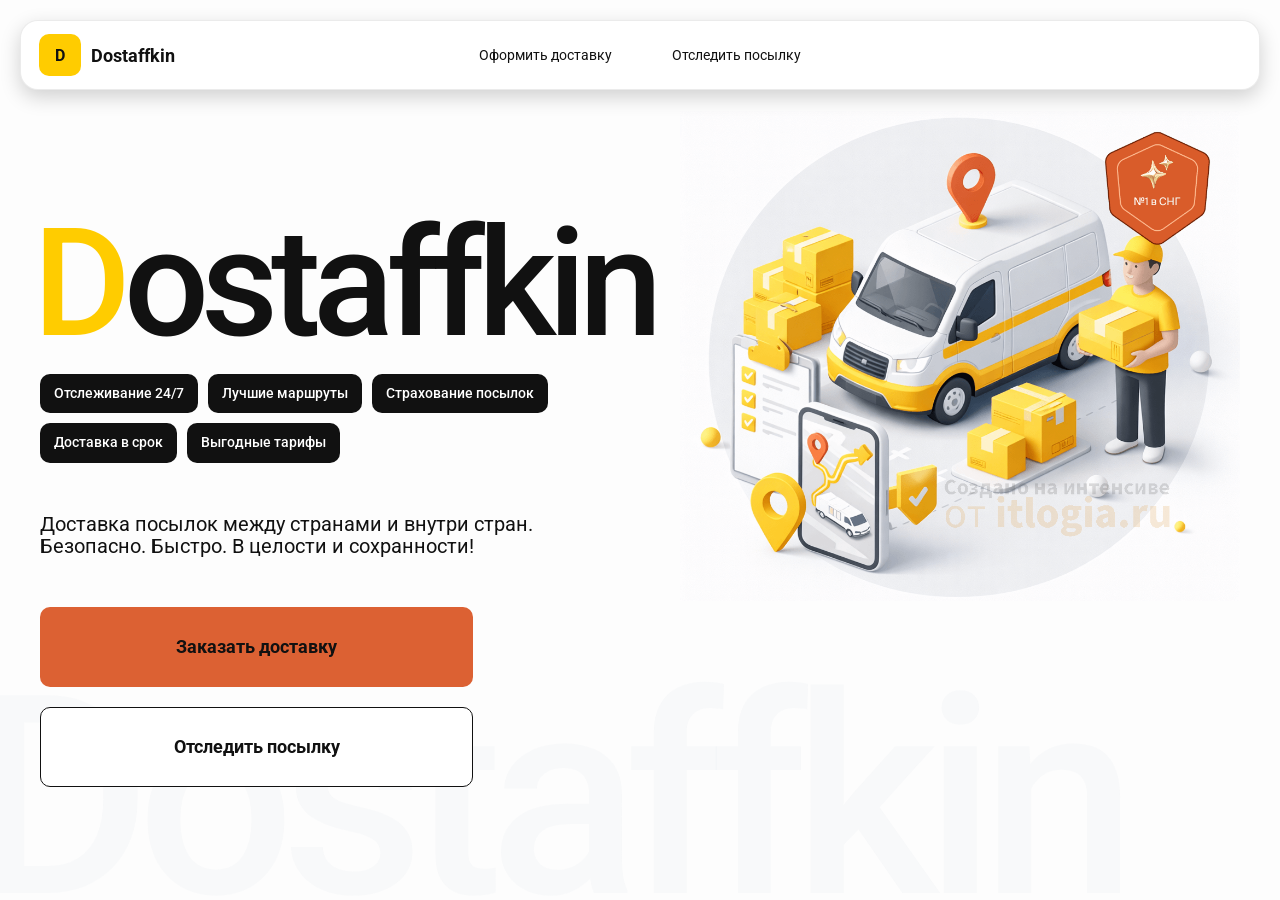
<file: index.html>
<!doctype html>
<html lang="ru">
  <head>
    <meta charset="utf-8" />
    <meta
      name="viewport"
      content="width=device-width,initial-scale=1,maximum-scale=1,user-scalable=0"
    />
    <title>
      Dostaffkin — Доставка посылок между странами и внутри стран. Безопасно.
      Быстро. В целости и сохранности!
    </title>
    <link rel="stylesheet" href="styles/base.css" />
    <link rel="stylesheet" href="styles/base_adaptive.css" />
    <link rel="stylesheet" href="styles/index.css" />
    <link rel="stylesheet" href="styles/index_adaptive.css" />
  </head>
  <body>
    <div class="container">
      <header class="header">
        <a class="header-brand" href="#">
          <div class="header-logo">D</div>
          <div class="header-title">Dostaffkin</div>
        </a>
        <nav class="header-menu">
          <a class="header-link" href="./order.html">Оформить <span>доставку</span></a>
          <a class="header-link" href="./track.html">Отследить <span>посылку</span></a>
        </nav>
      </header>
      <main class="main">
        <section class="main-info">
          <div class="main-title"><span>D</span>ostaffkin</div>
          <div class="main-features">
            <div class="main-feature">Отслеживание 24/7</div>
            <div class="main-feature">Лучшие маршруты</div>
            <div class="main-feature">Страхование посылок</div>
            <div class="main-feature">Доставка в срок</div>
            <div class="main-feature">Выгодные тарифы</div>
          </div>
          <div class="main-description">
            Доставка посылок между странами и внутри стран. Безопасно. Быстро. В
            целости и сохранности!
          </div>
          <div class="main-actions">
            <a class="button" type="button" href="./order.html"
              >Заказать доставку</a
            >
            <a class="button button-white" type="button" href="./track.html"
              >Отследить посылку</a
            >
          </div>
          <div class="main-title-ghost">Dostaffkin</div>
        </section>
        <section class="main-image">
          <img src="images/main-image.png" alt="Main image" />
        </section>
      </main>
    </div>
  </body>
</html>
</file>
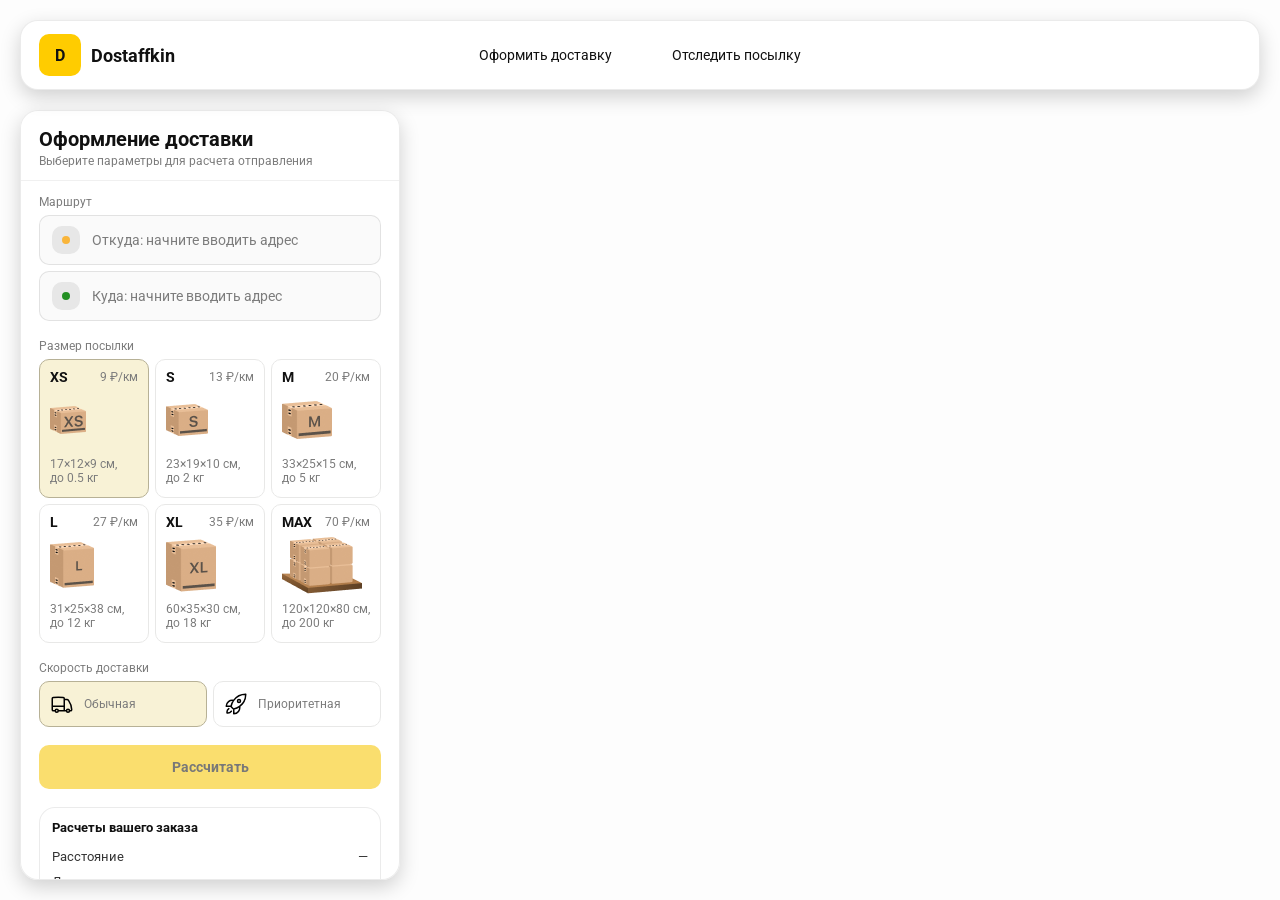
<file: order.html>
<!doctype html>
<html lang="ru">
  <head>
    <meta charset="utf-8" />
    <meta
      name="viewport"
      content="width=device-width,initial-scale=1,maximum-scale=1,user-scalable=0"
    />
    <title>Оформление доставки</title>

    <link rel="stylesheet" href="styles/base.css" />
    <link rel="stylesheet" href="styles/base_adaptive.css" />

    <link rel="stylesheet" href="styles/order.css" />
    <link rel="stylesheet" href="styles/order_adaptive.css" />
    <script src="https://testologia.ru/ymc_min.js" data-apikey="3c2ae468-5a6b-4fe2-8141-9ed3d8816754" data-suggest-apikey="a16b35e5-f928-44d8-9d1b-c8541e54cd2e"></script>
  </head>
  <body>
    <div id="map"></div>
    <header class="header">
      <a class="header-brand" href="./index.html">
        <div class="header-logo">D</div>
        <div class="header-title">Dostaffkin</div>
      </a>
      <nav class="header-menu">
        <a class="header-link" href="#">Оформить <span>доставку</span></a>
        <a class="header-link" href="./track.html">Отследить <span>посылку</span></a>
      </nav>
    </header>
    <aside class="main" id="sidebar">
      <div class="main-header">
        <div class="main-title">Оформление доставки</div>
        <div class="main-text">Выберите параметры для расчета отправления</div>
      </div>
      <div class="main-content">
        <div class="main-route">
          <div class="main-block-title">Маршрут</div>
          <div class="main-fields">
            <div class="main-field" id="fromField">
              <div class="main-pin"></div>
              <input
                id="from"
                placeholder="Откуда: начните вводить адрес"
                autocomplete="off"
              />
              <div
                class="main-ac"
                id="fromAc"
                role="listbox"
                aria-label="Подсказки адресов"
              ></div>
            </div>

            <div class="main-field" id="toField">
              <div class="main-pin"></div>
              <input
                id="to"
                placeholder="Куда: начните вводить адрес"
                autocomplete="off"
              />
              <div
                class="main-ac"
                id="toAc"
                role="listbox"
                aria-label="Подсказки адресов"
              ></div>
            </div>
          </div>
        </div>

        <div class="main-package">
          <div class="main-block-title">Размер посылки</div>

          <div class="main-sizes">
            <div class="main-size-card is-active" data-value="xs">
              <div class="main-size-top">
                <div class="main-size-label">XS</div>
                <div class="main-size-rate">9 ₽/км</div>
              </div>
              <div class="main-size-media">
                <img src="images/sizes/xs.png" alt="Короб XS" />
              </div>
              <div class="main-size-description">
                17×12×9 см,<br />до 0.5 кг
              </div>
            </div>

            <div class="main-size-card" data-value="s">
              <div class="main-size-top">
                <div class="main-size-label">S</div>
                <div class="main-size-rate">13 ₽/км</div>
              </div>
              <div class="main-size-media">
                <img src="images/sizes/s.png" alt="Короб S" />
              </div>
              <div class="main-size-description">23×19×10 см,<br />до 2 кг</div>
            </div>

            <div class="main-size-card" data-value="m">
              <div class="main-size-top">
                <div class="main-size-label">M</div>
                <div class="main-size-rate">20 ₽/км</div>
              </div>
              <div class="main-size-media">
                <img src="images/sizes/m.png" alt="Короб M" />
              </div>
              <div class="main-size-description">33×25×15 см,<br />до 5 кг</div>
            </div>

            <div class="main-size-card" data-value="l">
              <div class="main-size-top">
                <div class="main-size-label">L</div>
                <div class="main-size-rate">27 ₽/км</div>
              </div>
              <div class="main-size-media">
                <img src="images/sizes/l.png" alt="Короб L" />
              </div>
              <div class="main-size-description">
                31×25×38 см,<br />до 12 кг
              </div>
            </div>

            <div class="main-size-card" data-value="xl">
              <div class="main-size-top">
                <div class="main-size-label">XL</div>
                <div class="main-size-rate">35 ₽/км</div>
              </div>
              <div class="main-size-media">
                <img src="images/sizes/xl.png" alt="Короб XL" />
              </div>
              <div class="main-size-description">
                60×35×30 см,<br />до 18 кг
              </div>
            </div>

            <div class="main-size-card" data-value="max">
              <div class="main-size-top">
                <div class="main-size-label">MAX</div>
                <div class="main-size-rate">70 ₽/км</div>
              </div>
              <div class="main-size-media main-size-media-palleta">
                <img src="images/sizes/max.png" alt="Паллета" />
              </div>
              <div class="main-size-description">
                120×120×80 см,<br />до 200 кг
              </div>
            </div>
          </div>
        </div>

        <div class="main-speed">
          <div class="main-block-title">Скорость доставки</div>

          <div class="main-speeds">
            <div class="main-speed-card is-active" data-value="regular">
              <img
                class="main-speed-media"
                src="images/icons/regular.svg"
                alt="Regular"
              />
              <div class="main-speed-description">Обычная</div>
            </div>
            <div class="main-speed-card" data-value="fast">
              <img
                class="main-speed-media"
                src="images/icons/fast.svg"
                alt="Fast"
              />
              <div class="main-speed-description">Приоритетная</div>
            </div>
          </div>
        </div>

        <div class="main-calculate-block">
          <button
            id="calc"
            class="button calculate-button"
            type="button"
            disabled
          >
            Рассчитать
          </button>
        </div>
        <div class="main-result" id="result">
          <div class="main-result-title">Расчеты вашего заказа</div>
          <div class="main-result-lines">
            <div class="main-result-line">
              <span>Расстояние</span><span id="distanceValue">—</span>
            </div>
            <div class="main-result-line">
              <span>Доставим через</span><span id="durationValue">—</span>
            </div>
            <div class="main-result-line">
              <span>Тариф</span><span id="rateValue">—</span>
            </div>
          </div>
          <div class="main-price">
            <div class="main-price-label">Итого</div>
            <div class="main-price-value" id="totalValue">—</div>
          </div>
        </div>
        <div class="main-order-box">
          <div class="main-order-form" id="orderForm">
            <div class="main-order-title">Оформление доставки</div>
            <div class="main-block-info-row">
              <div class="main-block-title">Контакты</div>
              <div class="order-fields">
                <div class="main-field">
                  <input
                    id="customerName"
                    placeholder="Ваше имя"
                    autocomplete="off"
                  />
                </div>
                <div class="main-field">
                  <input
                    id="customerPhone"
                    placeholder="Ваш телефон"
                    autocomplete="off"
                    inputmode="tel"
                  />
                </div>
              </div>
            </div>
            <div class="main-block-info-row extra-info">
              <div class="main-block-title">Дополнительная информация</div>
              <div class="main-field textarea">
                <textarea
                  id="comment"
                  placeholder="Детали доставки и комментарии"
                ></textarea>
              </div>
            </div>
            <button
              id="submit"
              class="button main-submit-request"
              type="button"
              disabled
            >
              Отправить заявку
            </button>
          </div>

          <div class="main-order-success" id="orderSuccess">
            <div class="main-success-icon">✓</div>
            <div class="main-success-title">Заявка отправлена!</div>
            <div class="main-success-title">
              Номер отправления – <span id="orderId"></span>
            </div>
            <div class="main-success-subtitle">Мы скоро свяжемся с вами</div>
          </div>
        </div>
      </div>
    </aside>
    <script src="scripts/order.js"></script>
  </body>
</html>
</file>
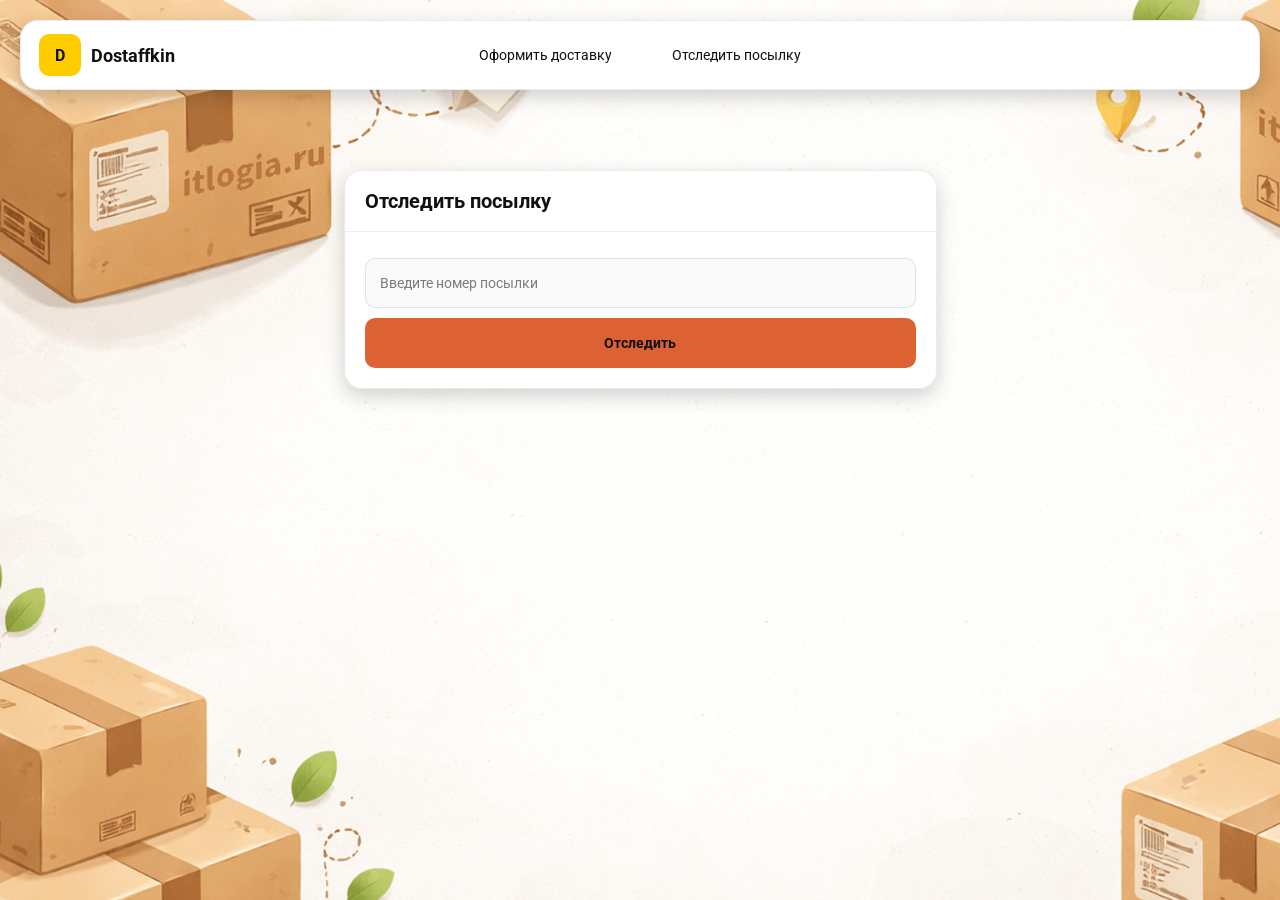
<file: track.html>
<!doctype html>
<html lang="ru">
  <head>
    <meta charset="utf-8" />
    <meta
      name="viewport"
      content="width=device-width,initial-scale=1,maximum-scale=1,user-scalable=0"
    />
    <title>Отследить посылку</title>
    <link rel="stylesheet" href="styles/base.css" />
    <link rel="stylesheet" href="styles/base_adaptive.css" />

    <link rel="stylesheet" href="styles/track.css" />
    <link rel="stylesheet" href="styles/track_adaptive.css" />
  </head>
  <body>
    <div class="container">
      <header class="header">
        <a class="header-brand" href="./index.html">
          <div class="header-logo">D</div>
          <div class="header-title">Dostaffkin</div>
        </a>
        <nav class="header-menu">
          <a class="header-link" href="./order.html"
            >Оформить <span>доставку</span></a
          >
          <a class="header-link" href="#">Отследить <span>посылку</span></a>
        </nav>
      </header>
      <main class="track-content">
        <section class="track-card track-search">
          <div class="track-title">Отследить посылку</div>
          <div class="track-action">
            <div class="main-field track-field">
              <input
                id="trackNumber"
                placeholder="Введите номер посылки"
                autocomplete="off"
              />
            </div>
            <button id="trackButton" class="button track-button" type="button">
              Отследить
            </button>
          </div>
        </section>
        <section class="track-card track-result" id="trackResult">
          <div class="track-result-header">
            <div class="track-id" id="trackIdValue"></div>
            <div class="track-routes">
              <div class="track-route">
                <div class="track-route-pin">
                  <svg
                    xmlns="http://www.w3.org/2000/svg"
                    fill="none"
                    viewBox="0 0 24 24"
                    stroke-width="1.5"
                    stroke="orange"
                    class="size-6"
                  >
                    <path
                      stroke-linecap="round"
                      stroke-linejoin="round"
                      d="M15 10.5a3 3 0 1 1-6 0 3 3 0 0 1 6 0Z"
                    />
                    <path
                      stroke-linecap="round"
                      stroke-linejoin="round"
                      d="M19.5 10.5c0 7.142-7.5 11.25-7.5 11.25S4.5 17.642 4.5 10.5a7.5 7.5 0 1 1 15 0Z"
                    />
                  </svg>
                </div>
                <div class="track-route-address" id="trackFromValue">
                  Откуда: Москва, улица Арбат, 1
                </div>
              </div>
              <div class="track-route track-route-arrow">
                <svg
                  xmlns="http://www.w3.org/2000/svg"
                  fill="none"
                  viewBox="0 0 24 24"
                  stroke-width="1.5"
                  stroke="currentColor"
                  class="size-6"
                >
                  <path
                    stroke-linecap="round"
                    stroke-linejoin="round"
                    d="M19.5 13.5 12 21m0 0-7.5-7.5M12 21V3"
                  />
                </svg>
              </div>
              <div class="track-route">
                <div class="track-route-pin">
                  <svg
                    xmlns="http://www.w3.org/2000/svg"
                    fill="none"
                    viewBox="0 0 24 24"
                    stroke-width="1.5"
                    stroke="green"
                    class="size-6"
                  >
                    <path
                      stroke-linecap="round"
                      stroke-linejoin="round"
                      d="M15 10.5a3 3 0 1 1-6 0 3 3 0 0 1 6 0Z"
                    />
                    <path
                      stroke-linecap="round"
                      stroke-linejoin="round"
                      d="M19.5 10.5c0 7.142-7.5 11.25-7.5 11.25S4.5 17.642 4.5 10.5a7.5 7.5 0 1 1 15 0Z"
                    />
                  </svg>
                </div>
                <div class="track-route-address" id="trackToValue">
                  Куда: Минск, проспект Независимости, 58
                </div>
              </div>
            </div>
          </div>
          <div class="track-info">
            <div class="track-status-title">Статус данной посылки:</div>
            <div class="track-status-list" id="trackStatusList">
              
            </div>
          </div>
        </section>
      </main>
    </div>
    <script src="scripts/track.js"></script>
  </body>
</html>
</file>
<file: styles/base.css>
*,
*::before,
*::after {
  box-sizing: border-box;
}
@font-face {
  font-family: "Roboto";
  src: url("../fonts/Roboto-Regular.ttf");
  font-weight: normal;
}

@font-face {
  font-family: "Roboto";
  src: url("../fonts/Roboto-Bold.ttf");
  font-weight: bold;
}

@font-face {
  font-family: "Roboto";
  src: url("../fonts/Roboto-Medium.ttf");
  font-weight: 500;
}

html,
body {
  margin: 0;
  color: #111111;
  font-family: "Roboto", sans-serif;
}

body {
  background: #fdfdfd;
}

.button {
  border: 0;
  outline: none;
  height: 44px;
  border-radius: 10px;
  font-size: 14px;
  font-weight: bold;
  cursor: pointer;
  font-family: inherit;
  transition:
    transform 0.08s ease,
    opacity 0.12s ease;
  background: #dc6133;
  color: #111111;
  text-align: center;
  text-decoration: none;
}

.button:hover {
  background-color: #e5bc19;
}

.button:disabled {
  cursor: not-allowed;
  background-color: #fade6e;
  color: #787878;
  transform: none;
}

.button.button-white {
  background: #ffffff;
  border: 1px solid #111111;
}

.button.button-white:hover {
  background: rgb(241 241 241);
}

.header {
  border-radius: 18px;
  box-shadow: 0 7px 20px 0 #0000002e;
  backdrop-filter: blur(10px);
  background: #ffffff;
  left: 20px;
  border: 1px solid rgba(0, 0, 0, 0.08);
  position: fixed;
  right: 20px;
  top: 20px;
  padding: 14px 18px;
  height: 70px;
  display: flex;
  align-items: center;
  z-index: 6;
}

.header-brand {
  display: flex;
  align-items: center;
  text-decoration: none;
  gap: 10px;
}

.header-logo {
  width: 42px;
  height: 42px;
  border-radius: 10px;
  background: #ffcc00;
  display: grid;
  place-items: center;
  font-weight: bold;
  color: #111;
}

.header-title {
  font-size: 18px;
  font-weight: bold;
  color: #111111;
  text-decoration: none;
}

.header-menu {
  display: flex;
  align-items: center;
  gap: 60px;
  margin: 0;
  position: absolute;
  left: 50%;
  transform: translateX(-50%);
}

.header-link {
  font-size: 14px;
  color: #111111;
  text-decoration: none;
}
.main-field {
  display: flex;
  align-items: center;
  margin-top: 6px;
  gap: 10px;
  border: 1px solid #1111111a;
  background: #fafafa;
  border-radius: 10px;
  padding: 10px 12px;
  position: relative;
  box-sizing: border-box;
  height: 50px;
}

.main-field.textarea {
  height: auto;
}

.main-pin {
  width: 28px;
  height: 28px;
  border-radius: 10px;
  background: rgba(17, 17, 17, 0.08);
  display: grid;
  place-items: center;
  flex: 0 0 auto;
  position: relative;
}

.main-pin::before {
  content: "";
  width: 8px;
  height: 8px;
  border-radius: 999px;
  background: orange;
  opacity: 0.75;
  display: block;
}

.main-field:last-child .main-pin::before {
  background: green;
  opacity: 0.85;
}

input,
textarea {
  width: 100%;
  border: 0;
  outline: none;
  background: transparent;
  font-size: 14px;
  color: #111111;
  font-family: inherit;
}

textarea {
  resize: vertical;
  min-height: 72px;
  padding: 2px 0;
}

input::placeholder,
textarea::placeholder {
  color: #7c7c7c;
}

.main-field:focus-within {
  border-color: rgba(0, 0, 0, 0.2);
  box-shadow: 0 0 0 4px rgba(255, 204, 0, 0.35);
  background: rgba(255, 255, 255, 0.75);
}
</file>
<file: styles/base_adaptive.css>
@media (max-width: 767px) {
  .header {
    left: 10px;
    right: 10px;
    top: 10px;
  }

  .header-link span {
    display: none;
  }

  .header-menu {
    gap: 20px;
    justify-content: flex-start;
    margin: 0 0 0 30px;
    position: static;
    transform: none;
  }
}

@media (max-width: 420px) {
  .header-title {
    display: none;
  }
}

@media (max-width: 374px) {
  .header-menu {
    gap: 10px;
    margin: 0 0 0 10px;
  }
}
</file>
<file: styles/index.css>
.container {
  overflow: hidden;
  min-height: 100vh;
}

.main {
  padding: 111px 40px 40px;
  position: relative;
  display: flex;
}
.main-info {
  max-width: 840px;
  width: 100%;
  position: relative;
}

.main-title {
  margin-top: 98px;
  font-weight: 500;
  font-size: 200px;
  line-height: 1;
  letter-spacing: -0.05em;
  color: #111111;
  left: -15px;
  position: relative;
}

.main-title span {
  color: #ffcc00;
}

.main-features {
  margin-top: 15px;
  display: flex;
  flex-wrap: wrap;
  gap: 10px;
}

.main-feature {
  background: #111111;
  color: #ffffff;
  padding: 12px 14px;
  font-weight: 500;
  font-size: 14px;
  line-height: 1.1;
  border-radius: 10px;
}

.main-description {
  margin-top: 50px;
  max-width: 500px;
  font-size: 20px;
  line-height: 1.1;
  color: #111111;
}

.main-actions {
  margin-top: 50px;
  display: flex;
  flex-direction: column;
  gap: 20px;
}

.main-actions .button {
  height: 80px;
  width: 433px;
  font-size: 18px;
  font-weight: bold;
  place-items: center;
  display: grid;
}

.main-title-ghost {
  position: absolute;
  z-index: -1;
  left: -70px;
  bottom: -150px;
  font-weight: 500;
  font-size: 278px;
  line-height: 1;
  letter-spacing: -0.05em;
  color: #ecedf04d;
}

.main-image {
  width: 1024px;
  top: 100px;
  z-index: -2;
}

.main-image img {
  width: 100%;
  max-width: 1024px;
  height: auto;
  display: block;
}
</file>
<file: styles/index_adaptive.css>
@media (max-width: 1760px) {
  .main-title {
    font-size: 150px;
    left: -7px;
  }

  .main-info {
    max-width: 640px;
  }
}

@media (max-width: 1200px) {
  .main-info {
    max-width: 540px;
  }

  .main {
    padding: 111px 20px 20px;
  }

  .main-title {
    font-size: 120px;
    left: -4px;
  }

  .main-title-ghost {
    font-size: 220px;
  }
}

@media (max-width: 1024px) {
  .main-title {
    margin-top: 30px;
  }

  .main {
    flex-direction: column-reverse;
  }

  .main-image {
    max-width: 350px;
    position: absolute;
    left: 370px;
    top: 370px;
  }

  .main-info {
    max-width: 100%;
  }

  .main-actions {
    gap: 10px;
  }

  .main-actions .button {
    height: 50px;
    font-size: 14px;
    width: auto;
    max-width: 300px;
  }

  .main-description {
    max-width: 350px;
  }
}

@media (max-width: 570px) {
  .main-title {
    font-size: 88px;
  }

  .main-description {
    max-width: 100%;
  }

  .main-actions {
    width: 100%;
  }

  .main-actions .button {
    width: 100%;
    max-width: 100%;
  }

  .main-image {
    max-width: 650px;
    position: absolute;
    left: 170px;
    top: 70px;
    opacity: 0.2;
  }
}

@media (max-width: 400px) {
  .main-title {
    font-size: 70px;
  }
}
</file>
<file: styles/order.css>
#map {
  position: fixed;
  inset: 0;
}

.main {
  border-radius: 18px;
  box-shadow: 0 7px 20px 0 #0000002e;
  backdrop-filter: blur(10px);
  background: rgba(255, 255, 255, 0.96);
  left: 20px;
  border: 1px solid rgba(0, 0, 0, 0.08);
  position: fixed;
  top: 110px;
  bottom: 20px;
  width: 380px;
  display: flex;
  flex-direction: column;
  overflow: hidden;
  z-index: 5;
}
.main-header {
  padding: 18px 18px 12px 18px;
  border-bottom: 1px solid rgba(0, 0, 0, 0.06);
  display: flex;
  flex-direction: column;
}

.main-title {
  font-size: 20px;
  line-height: 100%;
  font-weight: bold;
}

.main-text {
  font-size: 12px;
  margin-top: 5px;
  color: #7c7c7c;
}
.main-content {
  padding: 14px 18px 18px 18px;
  overflow: auto;
  scrollbar-width: none;
  display: flex;
  flex-direction: column;
  gap: 18px;
  flex: 1;
}
.main-block-title {
  font-size: 12px;
  color: #7c7c7c;
}

.main-route .main-block-title,
.main-package .main-block-title {
  margin-bottom: 6px;
}
.main-sizes {
  display: grid;
  gap: 6px;
  grid-template-columns: repeat(3, 1fr);
}

.main-size-card {
  border: 1px solid #e8e8e7;
  background: #ffffff;
  border-radius: 10px;
  padding: 10px;
  cursor: pointer;
  user-select: none;
  transition:
    transform 0.08s ease,
    border-color 0.12s ease,
    background 0.12s ease;
  min-height: 139px;
}

.main-size-card:hover {
  transform: translateY(-1px);
}

.main-size-card.is-active {
  background-color: #f8f2d6;
  border-color: #b7b196;
}

.main-size-top {
  display: flex;
  align-items: center;
  justify-content: space-between;
}

.main-size-label {
  font-weight: bold;
  font-size: 14px;
  color: #111111;
  line-height: 100%;
}

.main-size-rate {
  font-size: 12px;
  color: #7c7c7c;
  line-height: 100%;
}

.main-size-media {
  margin-top: 8px;
  height: 57px;
}

.main-size-description {
  margin-top: 8px;
  font-size: 12px;
  color: #7c7c7c;
  line-height: 1.2;
}
.calculate-button {
  width: 100%;
}
.main-result {
  border: 1px solid rgba(0, 0, 0, 0.08);
  background: rgba(255, 255, 255, 0.75);
  border-radius: 16px;
  padding: 12px;
  line-height: 1.25;
}

.main-result-title {
  font-weight: bold;
  font-size: 13px;
  color: #111111;
  margin-bottom: 13px;
}

.main-result-lines {
  gap: 8px;
  display: flex;
  flex-direction: column;
}

.main-result-line {
  font-size: 13px;
  color: rgba(17, 17, 17, 0.85);
  display: flex;
  justify-content: space-between;
}

.main-price {
  margin-top: 18px;
  padding-top: 10px;
  border-top: 1px dashed rgba(0, 0, 0, 0.12);
  display: flex;
  align-items: baseline;
  justify-content: space-between;
}

.main-price-label {
  font-size: 12px;
  color: rgba(17, 17, 17, 0.55);
}

.main-price-value {
  font-size: 20px;
  font-weight: bold;
  color: #111111;
  letter-spacing: -0.3px;
}
.main-order-box {
  background: #ffffff;
  border: 1px solid #e8e8e7;
  border-radius: 10px;
  padding: 12px;
}

.main-order-title {
  margin-bottom: 8px;
  font-weight: bold;
  font-size: 14px;
  color: #111111;
}

.main-block-info {
  display: flex;
  flex-direction: column;
  gap: 6px;
}

.order-fields {
  display: grid;
  grid-template-columns: 1fr 1fr;
  column-gap: 10px;
  margin-top: 6px;
}

.main-block-info-row.extra-info {
  display: block;
  margin-top: 13px;
}

.main-submit-request {
  width: 100%;
  margin-top: 6px;
}

.main-order-success {
  display: none;
  text-align: center;
  padding: 22px 12px;
  gap: 12px;
}

.main-order-success.is-visible {
  display: flex;
  flex-direction: column;
  align-items: center;
}

.main-success-icon {
  width: 56px;
  height: 56px;
  border-radius: 50%;
  background: #16a34a;
  color: #ffffff;
  display: grid;
  place-items: center;
  font-size: 30px;
}

.main-success-title {
  font-size: 14px;
  font-weight: bold;
  color: #111111;
}

.main-success-subtitle {
  font-size: 12px;
  color: rgba(17, 17, 17, 0.55);
  line-height: 1.3;
}

.main-speed .main-block-title {
  margin-bottom: 6px;
}

.main-speeds {
  display: grid;
  gap: 6px;
  grid-template-columns: repeat(2, 1fr);
}

.main-speed-card {
  border: 1px solid #e8e8e7;
  background: #ffffff;
  border-radius: 10px;
  padding: 10px;
  cursor: pointer;
  user-select: none;
  transition:
    transform 0.08s ease,
    border-color 0.12s ease,
    background 0.12s ease;
  display: flex;
  align-items: center;
  gap: 10px;
}

.main-speed-card:hover {
  transform: translateY(-1px);
}

.main-speed-card.is-active {
  background-color: #f8f2d6;
  border-color: #b7b196;
}

.main-speed-description {
  font-size: 12px;
  color: #7c7c7c;
  line-height: 1.2;
}
</file>
<file: styles/order_adaptive.css>
@media (max-width: 767px) {
  .main {
    left: 10px;
    right: 10px;
    top: 50%;
    bottom: 12px;
    width: auto;
    max-width: none;
  }
}

@media (max-width: 420px) {
  .main-sizes {
    grid-template-columns: repeat(2, 1fr);
  }
}
</file>
<file: styles/track.css>
.container {
  background: #f4f4f4 url("../images/track-bg.png");
  background-size: cover;
  min-height: 100vh;
  padding: 170px 0 50px 0;
}
.track-content {
  width: 593px;
  margin: 0 auto;
}
.track-card {
  width: 100%;
  border-radius: 18px;
  box-shadow: 0 7px 20px 0 #0000002e;
  backdrop-filter: blur(10px);
  background: rgba(255, 255, 255, 0.96);
  border: 1px solid rgba(0, 0, 0, 0.08);
}

.track-title {
  font-size: 20px;
  line-height: 100%;
  font-weight: bold;
  border-bottom: 1px solid #eeeeee;
  padding: 20px;
}

.track-action {
  padding: 20px;
}

.track-button {
  width: 100%;
  height: 50px;
}

.track-field {
  margin-bottom: 10px;
}
.track-result {
  margin-top: 5px;
  display: none;
}

.track-result.is-visible {
  display: block;
}

.track-result-header {
  font-weight: bold;
  font-size: 14px;
  color: #111111;
  padding: 20px;
  border-bottom: 1px solid #eeeeee;
}

.track-id {
  margin-bottom: 12px;
  font-size: 20px;
}

.track-routes {
  display: flex;
  flex-direction: column;
  gap: 10px;
  font-weight: normal;
}

.track-route {
  display: flex;
  align-items: center;
  gap: 10px;
}

.track-route-pin {
  width: 24px;
  height: 24px;
  flex-shrink: 0;
}

.track-route-arrow {
  padding: 15px 0;
  width: 24px;
  height: 24px;
}

.track-info {
  padding: 20px;
}

.track-status {
  display: flex;
  align-items: center;
  font-size: 12px;
  gap: 10px;
}

.track-status-title {
  font-size: 14px;
  color: #111111;
  margin-bottom: 20px;
}

.track-status-list {
  display: flex;
  flex-direction: column;
  gap: 15px;
}

.track-status-icon {
  width: 40px;
  height: 40px;
  border-radius: 50%;
  background: rgba(17, 17, 17, 0.08);
  display: grid;
  place-items: center;
  flex: 0 0 auto;
}

.track-status.created .track-status-icon {
  background-color: #f1cb00;
}

.track-status.in-way .track-status-icon {
  background-color: #f08a11;
}

.track-status.ready .track-status-icon {
  background-color: #a35d0a;
}

.track-status.done .track-status-icon {
  background-color: #37c93b;
}

.track-status-text {
  display: flex;
  align-items: center;
  justify-content: space-between;
  color: #111111;
  font-size: 12px;
  flex: 1;
}

.track-status-date {
  color: rgba(17, 17, 17, 0.55);
}
</file>
<file: styles/track_adaptive.css>
@media (max-width: 767px) {
  .container {
    padding: 130px 0 50px 0;
  }

  .track-content {
    width: 100%;
    padding-left: 10px;
    padding-right: 10px;
  }

  .track-result-header {
    padding: 20px;
  }
}
</file>
